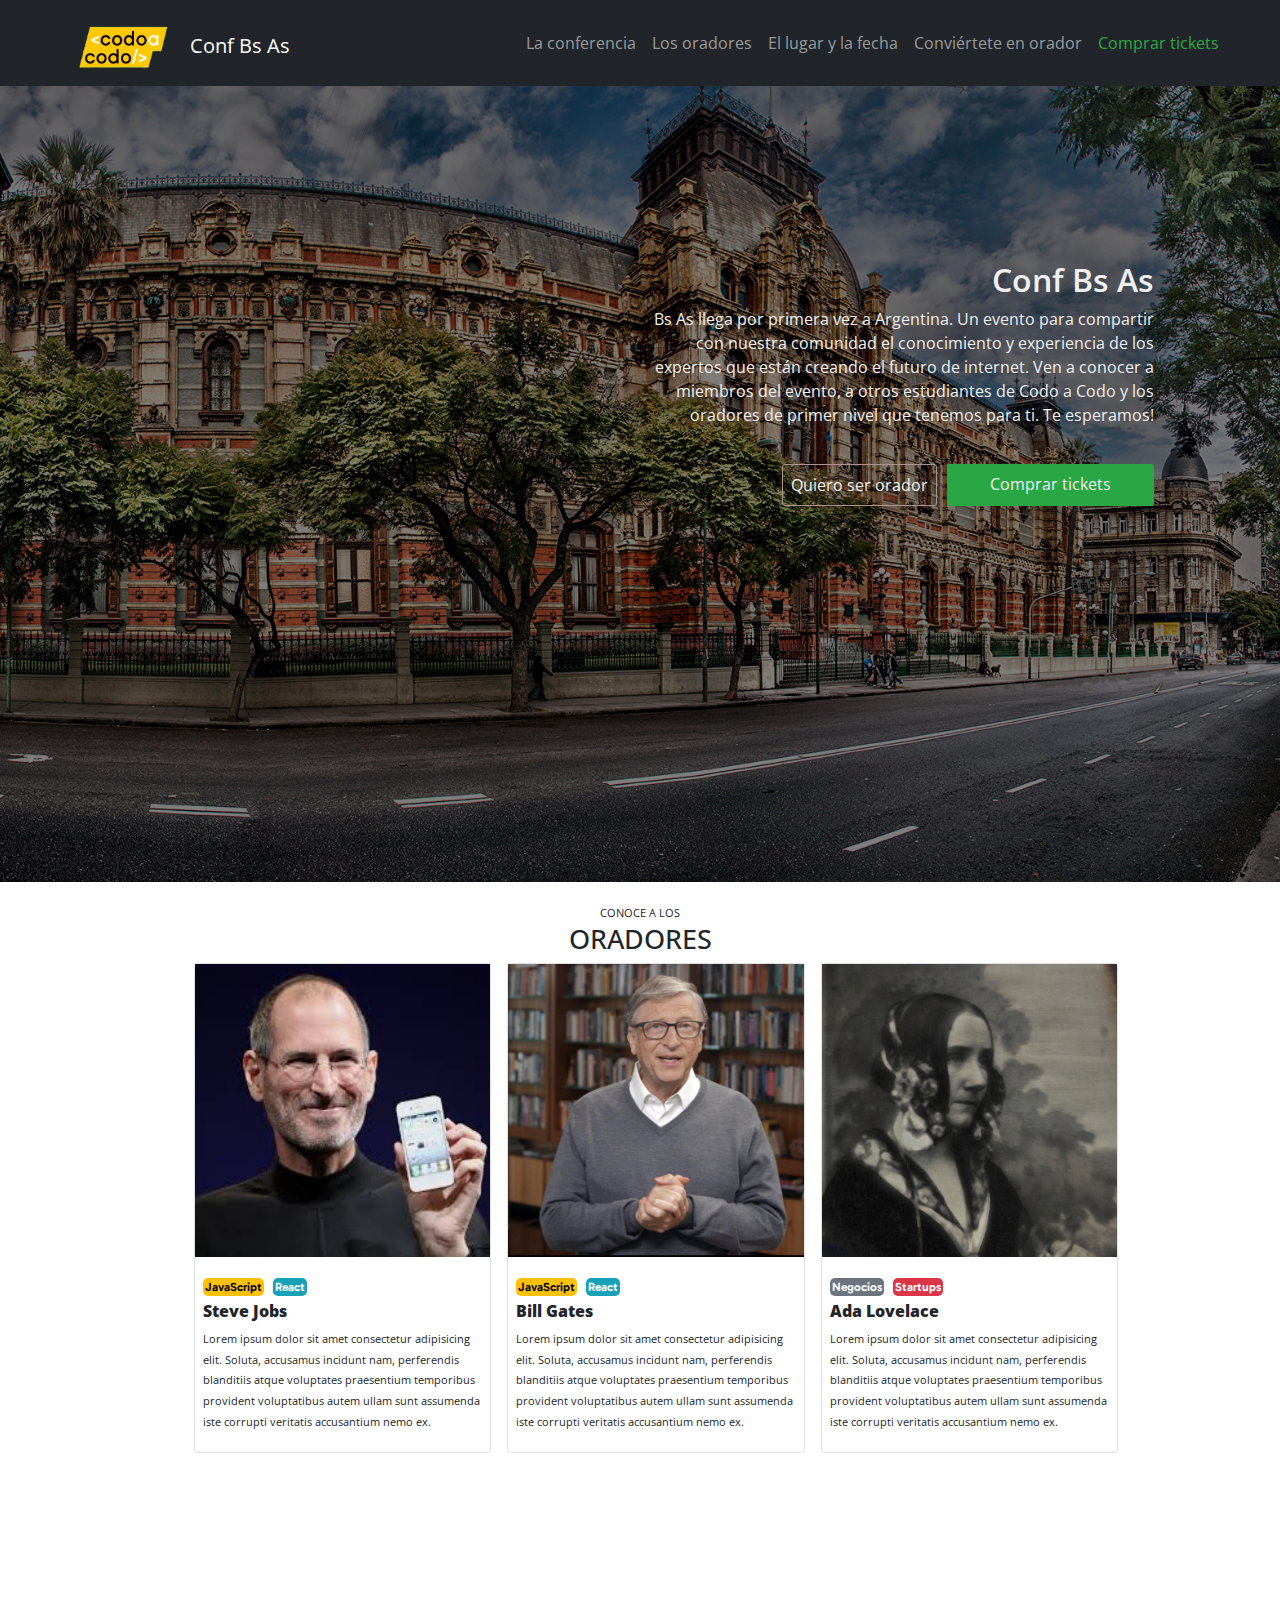
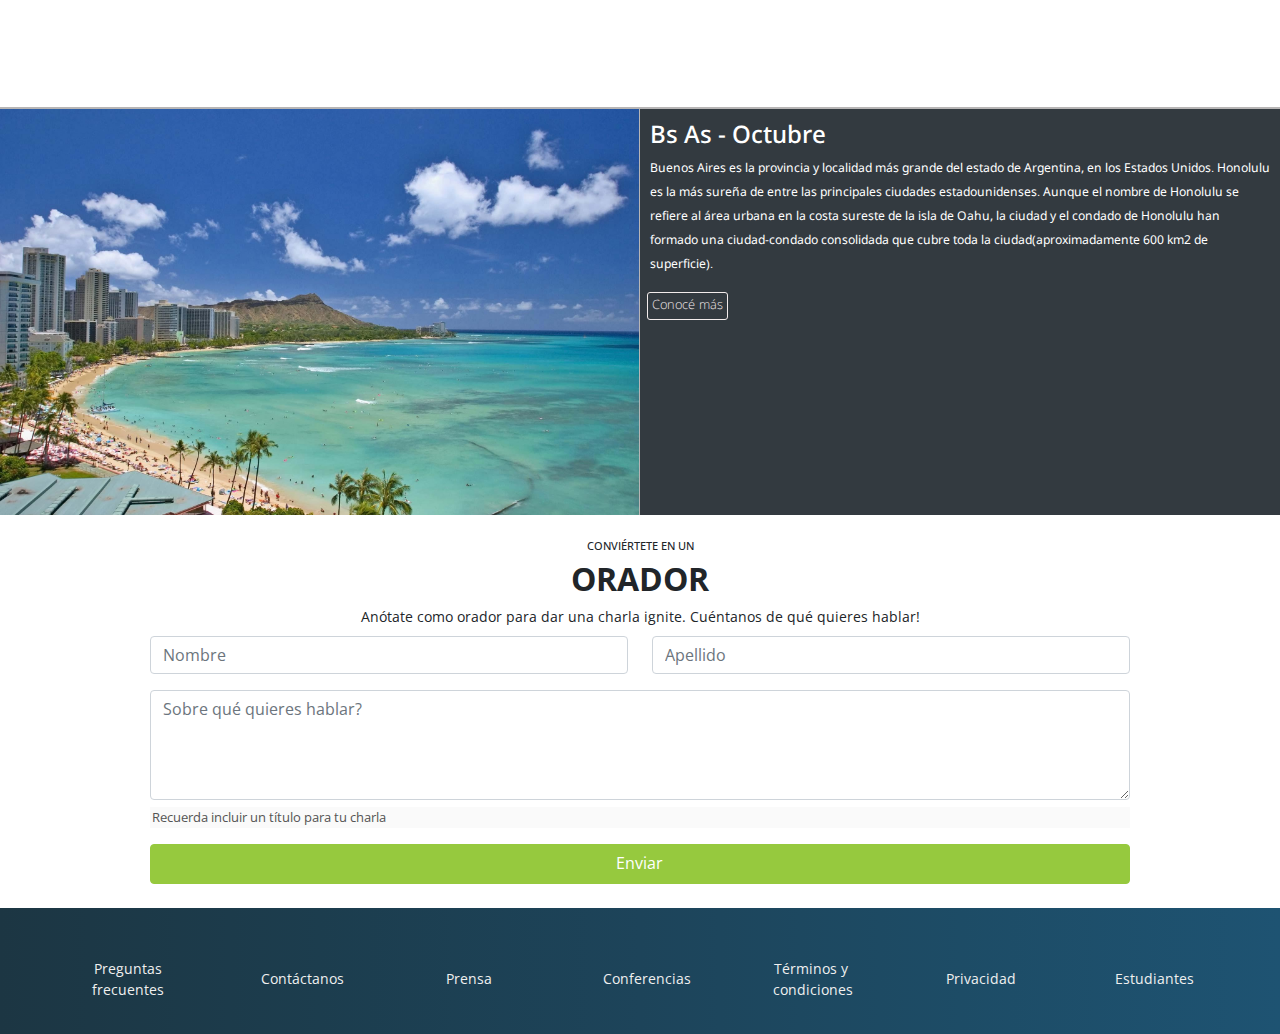
<file: index.html>
<!DOCTYPE html>
<html lang="es">

<head>
    <meta charset="UTF-8">
    <meta name="viewport" content="width=device-width, initial-scale=1.0">
    <title>Proyecto integrador Front | Constanza Rojas</title>
    <link rel="shortcut icon" href="favicon.ico" type="image/x-icon">
    <link rel="stylesheet" href="./css/bootstrap.min.css">
    <link rel="stylesheet" href="./css/estilos.css">
</head>

<body>
    <header class="fuente">
        <div class="container-fluid bg-image alturaContenedor position-relative">
            <div class="row filaConferencia h-100 justify-content-between align-items-center p-3 ">

                <div class="col-12 h-100 w-100 colorWhite textoConf">
                    <div class="contenedorTextoConf ">
                        <h1 class="tituloConf">Conf Bs As</h1>
                        <p class="parrafoConf">Bs As llega por primera vez a Argentina. Un evento para compartir con
                            nuestra comunidad el
                            conocimiento y experiencia de los expertos que están creando el futuro de internet. Ven a
                            conocer a
                            miembros del evento, a otros estudiantes de Codo a Codo y los oradores de primer nivel que
                            tenemos para
                            ti. Te esperamos!
                        </p>
                        <div class="divAnclas pt-3">
                            <div class="botonOrador ">
                                <a href="#formularioOrador" class="colorWhite anclaConferencia">Quiero ser orador</a>
                            </div>
                            <div class="botonTickets">
                                <a href="./pages/tickets.html" class="colorWhite anclaConferencia">Comprar tickets</a>
                            </div>
                        </div>
                    </div>
                </div>
            </div>
        </div>
        <div class="container-fluid position-absolute top-0 start-0 px-0">

            <nav class="contenedorNav navbar navbar-expand-lg navbar-dark bg-dark h-100 d-flex f justify-content-between ">
                <div class="container-fluid divContainerNav ">
                    <a class="navbar-brand tamañoLogo " href="#"> <img class=" tamañoLogo"
                            src="./assets/imagen/codoacodo.png" alt="">
                        Conf Bs As
                    </a>
                    <button class="navbar-toggler" type="button" data-bs-toggle="collapse"
                        data-bs-target="#navbarSupportedContent" aria-controls="navbarSupportedContent"
                        aria-expanded="false" aria-label="Toggle navigation">
                        <span class="navbar-toggler-icon"></span>
                    </button>
                    <div class="collapse navbar-collapse" id="navbarSupportedContent">
                        <ul class="navbar-nav me-auto mb-2 mb-lg-0 ml-0">
                            <li class="nav-item">
                                <a class="nav-link" href="#">La conferencia</a>
                            </li>
                            <li class="nav-item">
                                <a class="nav-link" href="#oradores">Los oradores</a>
                            </li>
                            <li class="nav-item">
                                <a class="nav-link" href="#lugarFecha">El lugar y la fecha</a>
                            </li>
                            <li class="nav-item">
                                <a class="nav-link" href="#formularioOrador">Conviértete en orador</a>
                            </li>
                            <li class="nav-item ">
                                <a class="nav-link itemComprarTickets" href="./pages/tickets.html#formularioTickets">Comprar tickets</a>
                            </li>
                            <ul class="dropdown-menu" aria-l abelledby="navbarDropdown">
                                <li><a class="dropdown-item" href="#">Action</a></li>
                                <li><a class="dropdown-item" href="#">Another action</a></li>
                                <li>
                                    <hr class="dropdown-divider">
                                </li>
                                <li><a class="dropdown-item" href="#">Something else here</a></li>
                            </ul>
                            </li>
                        </ul>
                    </div>
                </div>
            </nav>
        </div>
    </header>
    <main class="container-fluid  fuente">

        <section class=" sectionOradores mb-0 mt-4 " id="oradores">
            <h2 class="text-center">
                <div class="titSuperior  fw-normal">CONOCE A LOS</div>
                <div class="titInferior ">ORADORES</div>
            </h2>
            <div class="container containerOradores">
                <div class="row divFila">
                    <div class="col-md-4 border border rounded 2 columnaTarjeta">
                        <img src="./assets/imagen/steve.jpg" class="objet-fit-cover " alt="Steve Jobs" loading="lazy">
                        <div class="cuerpoTarjeta m-2  ">
                            <h4 class="colorAmarillo d-inline cuerpoTarjetaH4 ">JavaScript</h4>
                            <h4 class="colorCeleste d-inline cuerpoTarjetaH4">React</h4>
                            <h3 class="tituloNombre">Steve Jobs</h3>
                            <p class="parrafoTarjeta">Lorem ipsum dolor sit amet consectetur adipisicing elit. Soluta,
                                accusamus
                                incidunt nam, perferendis blanditiis atque voluptates praesentium temporibus provident
                                voluptatibus
                                autem ullam sunt assumenda iste corrupti veritatis accusantium nemo ex.</p>
                        </div>

                    </div>
                    <div class="col-md-4 border border rounded 2 columnaTarjeta">
                        <img src="./assets/imagen/bill.jpg" class="objet-fit-cover" alt="Bill Gates" loading="lazy">
                        <div class="cuerpoTarjeta m-2 ">
                            <h4 class="colorAmarillo d-inline cuerpoTarjetaH4">JavaScript</h4>
                            <h4 class="colorCeleste d-inline cuerpoTarjetaH4">React</h4>
                            <h3 class="tituloNombre">Bill Gates</h3>
                            <p class="parrafoTarjeta">Lorem ipsum dolor sit amet consectetur adipisicing elit. Soluta,
                                accusamus
                                incidunt nam, perferendis blanditiis atque voluptates praesentium temporibus provident
                                voluptatibus
                                autem ullam sunt assumenda iste corrupti veritatis accusantium nemo ex.</p>
                        </div>

                    </div>
                    <div class="col-md-4 border border rounded 2 columnaTarjeta">
                        <img src="./assets/imagen/ada.jpeg" class="objet-fit-cover" alt="Ada Lovelace" loading="lazy">
                        <div class="cuerpoTarjeta m-2 ">
                            <h4 class="colorGris d-inline cuerpoTarjetaH4">Negocios</h4>
                            <h4 class="colorRojo d-inline cuerpoTarjetaH4">Startups</h4>
                            <h3 class="tituloNombre">Ada Lovelace</h3>
                            <p class="parrafoTarjeta">Lorem ipsum dolor sit amet consectetur adipisicing elit. Soluta,
                                accusamus
                                incidunt nam, perferendis blanditiis atque voluptates praesentium temporibus provident
                                voluptatibus
                                autem ullam sunt assumenda iste corrupti veritatis accusantium nemo ex.</p>
                        </div>
                    </div>
                </div>
            </div>
        </section>


        <section class="h-80vh" id="lugarFecha">
            <div class="row h-100 lugarFecha">
                <div class="col-12 col-md-6 gx-0 columna1"><img src="./assets/imagen/honolulu.jpg" class="img-fluid"
                        alt=""></div>
                <div class="col-12 col-md-6 textoLugarFecha">
                    <h2 class="h2">Bs As - Octubre</h2>
                    <p class="p">Buenos Aires es la provincia y localidad más grande del estado de Argentina, en los
                        Estados Unidos.
                        Honolulu es la más sureña de entre las principales ciudades estadounidenses. Aunque el nombre de
                        Honolulu se refiere al área urbana en la costa sureste de la isla de Oahu, la ciudad y el
                        condado de
                        Honolulu han formado una ciudad-condado consolidada que cubre toda la ciudad(aproximadamente 600
                        km2 de
                        superficie).</p>
                    <div class="divAncla">
                        <a class="a" href="">Conocé más</a>
                    </div>
                </div>
            </div>
        </section>

        <section class="container tamañoContainer my-4" id="formularioOrador">
            <div>
                <div class="text-center">

                    <div class=" fw-normal tamañoInput">
                        <h2 class="tamañoFuente">CONVIÉRTETE EN UN</h2>
                    </div>
                    <h2 class="fs-2 fw-bold">ORADOR</h2>

                    <p class="tamañoFuenteParrafo">Anótate como orador para dar una charla ignite. Cuéntanos de qué
                        quieres
                        hablar!
                    </p>
                </div>
            </div>
            <form class="row  anchoFila form-control-md h-50" action="">

                <div class="col-12 col-md-6 mb-3">
                    <input class="form-control" type="text" id="name" name="name" placeholder="Nombre" required>
                </div>
                <div class="col-12 col-md-6 mb-3">
                    <input class="form-control" type="text" id="surname" name="surname" placeholder="Apellido" required>
                </div>
                </div>
                <div class="col-12 mb-1 ">
                    <textarea class="form-control" name="comentario" id="comentario" cols="30" rows="4"
                        placeholder="Sobre qué quieres hablar?" required></textarea>
                </div>
                <div>
                    <input class="estiloInput estiloInput" disabled readonly
                        value="Recuerda incluir un título para tu charla" type="text" name=""
                        placeholder="Recuerda incluir un título para tu charla">
                    <p class="text-center"></p>
                </div>
                <div class="">
                    <button class="btn colorBtnInput tamañoBtn" type="submit">Enviar</button>
                </div>
            </form>
        </section>
    </main>

    <script src="./js/bootstrap.bundle.min.js"></script>
    <footer class="bg-gradiente footer">
        <nav class="container-fluid fs-6  text-center containerNav  ">
            <ul class="ul row justify-content-center align-items-center ">
                <li class="col-4 col-md-1 text-center p-3  linkNavFooter"><a class="anclaDecoration colorWhite"
                        href="#inicio">Preguntas frecuentes</a></li>
                <li class="col-4 col-md-1 text-center p-3 linkNavFooter"><a class="anclaDecoration colorWhite"
                        href="#inicio">Contáctanos</a></li>
                <li class="col-4 col-md-1 text-center p-3 linkNavFooter"><a class="anclaDecoration colorWhite"
                        href="#inicio">Prensa</a></li>
                <li class="col-4 col-md-1 text-center p-3 linkNavFooter"><a class="anclaDecoration colorWhite"
                        href="#inicio">Conferencias</a></li>
                <li class="col-4 col-md-1 text-center p-3 linkNavFooter"><a class="anclaDecoration colorWhite"
                        href="#inicio">Términos y condiciones</a></li>
                <li class="col-4 col-md-1 text-center p-3 linkNavFooter"><a class="anclaDecoration colorWhite"
                        href="#inicio">Privacidad</a></li>
                <li class="col-4 col-md-1 text-center p-3 linkNavFooter"><a class="anclaDecoration colorWhite"
                        href="#inicio">Estudiantes</a></li>
            </ul>
        </nav>
    </footer>
</body>
</html>
</file>
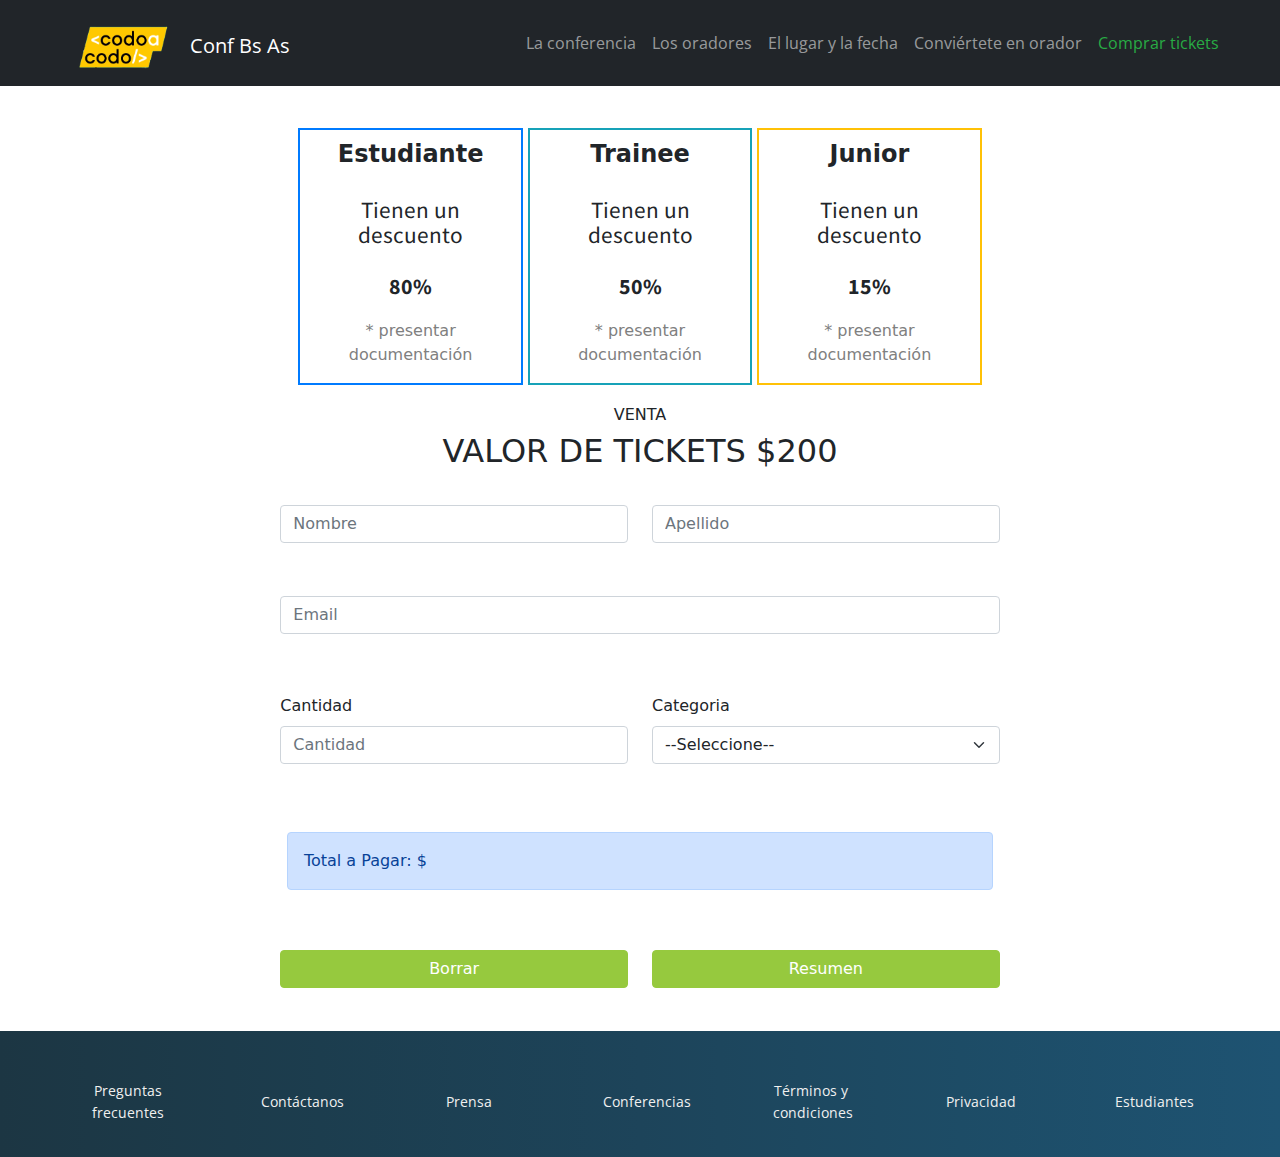
<file: pages/tickets.html>
<!DOCTYPE html>
<html lang="es">

<head>
    <meta charset="UTF-8">
    <meta name="viewport" content="width=device-width, initial-scale=1.0">
    <title>Tickets | Constanza Rojas</title>
    <!--favicon-->
    <link rel="shortcut icon" href="../favicon.ico" type="image/x-icon">
    <link rel="stylesheet" href="../css/bootstrap.min.css">
    <link rel="stylesheet" href="../css/estilos.css">
</head>

<body>

    <header class="fuente">

        <div class="position-relative">
            <div class="container-fluid position-absolute top-0 start-0 px-0">

                <nav
                    class="contenedorNav navbar navbar-expand-lg navbar-dark bg-dark h-100 d-flex f justify-content-between ">
                    <div class="container-fluid divContainerNav ">
                        <a class="navbar-brand tamañoLogo " href="../index.html"> <img class=" tamañoLogo"
                                src="../assets/imagen/codoacodo.png" alt="">
                            Conf Bs As
                        </a>
                        <!--
                        <p class="colorWhite">Conf Bs As</p>-->
                        <button class="navbar-toggler" type="button" data-bs-toggle="collapse"
                            data-bs-target="#navbarSupportedContent" aria-controls="navbarSupportedContent"
                            aria-expanded="false" aria-label="Toggle navigation">
                            <span class="navbar-toggler-icon"></span>
                        </button>
                        <div class="collapse navbar-collapse" id="navbarSupportedContent">
                            <ul class="navbar-nav me-auto mb-2 mb-lg-0 ml-0">
                                <!-- <li class="nav-item">
                                    <a class="nav-link active fs-5 " aria-current="page" href="#">Conf Bs As</a>
                                </li>-->
                                <li class="nav-item">
                                    <a class="nav-link" href="../index.html">La conferencia</a>
                                </li>
                                <li class="nav-item">
                                    <a class="nav-link" href="../index.html#oradores">Los oradores</a>
                                </li>
                                <li class="nav-item">
                                    <a class="nav-link" href="../index.html#lugarFecha">El lugar y la fecha</a>
                                </li>
                                <li class="nav-item">
                                    <a class="nav-link" href="../index.html#formularioOrador">Conviértete en orador</a>
                                </li>
                                <li class="nav-item ">
                                    <a class="nav-link itemComprarTickets" href="#comprarTickets">Comprar tickets</a>
                                </li>
                                <ul class="dropdown-menu" aria-l abelledby="navbarDropdown">
                                    <li><a class="dropdown-item" href="#">Action</a></li>
                                    <li><a class="dropdown-item" href="#">Another action</a></li>
                                    <li>
                                        <hr class="dropdown-divider">
                                    </li>
                                    <li><a class="dropdown-item" href="#">Something else here</a></li>
                                </ul>
                                </li>
                            </ul>
                        </div>
                    </div>
                </nav>
            </div>
        </div>
    </header>

    <main clase="container containerMain">
        <div class="contenedorTarjetas  ">
            <div class="row  filaTarjetas">
                <div class="col-12 col-md-4 columnasTarjetas tarjetaEstudiante ">
                    <h2 class="tarjetasH2">Estudiante</h2>
                    <h3 class="tarjetasH3">Tienen un descuento</h3>
                    <h3 class="tarjetasH3 tarjetasH3Descuento">80%</h3>
                    <p class="tarjetaP">* presentar documentación</p>
                </div>
                <div class="col-12 col-md-4 columnasTarjetas tarjetaTrainee">
                    <h2 class="tarjetasH2">Trainee</h2>
                    <h3 class="tarjetasH3">Tienen un descuento</h3>
                    <h3 class="tarjetasH3 tarjetasH3Descuento">50%</h3>
                    <p class="tarjetaP">* presentar documentación</p>
                </div>
                <div class="col-12 col-md-4 columnasTarjetas tarjetaJunior">
                    <h2 class="tarjetasH2">Junior</h2>
                    <h3 class="tarjetasH3">Tienen un descuento</h3>
                    <h3 class="tarjetasH3 tarjetasH3Descuento">15%</h3>
                    <p class="tarjetaP">* presentar documentación</p>
                </div>
            </div>
        </div>
        <div class="container containerTickets" id="comprarTickets">
            <div>
                <div class="text-center pt-1">
                    <div class=" fw-normal tamañoInput">
                        <h2 class="tamañoFuenteTicket">VENTA</h2>
                    </div>
                    <h2 class="fs-2 ">VALOR DE TICKETS $200</h2>
                </div>
            </div>
            <form class="row anchoFila form-control-md" id="formularioTickets" action="">
                <div class="col-12 col-md-6  tamañoInputForm ">
                    <input class="form-control " type="text" id="nombre" aria-label="nombre" placeholder="Nombre"
                        required>
                    <div id="mensajeErrorNombre" class="invalid-feedback">
                        <p>Por favor, ingrese su nombre!</p>
                    </div>
                </div>
                <div class="col-12 col-md-6  tamañoInputForm ">
                    <input class="form-control " type="text" id="apellido" aria-label="apellido" placeholder="Apellido"
                        required>
                    <div id="mensajeErrorApellido" class="invalid-feedback">
                        <p>Por favor, ingrese su nombre!</p>
                    </div>
                </div>
                <div class="col-12 mb-2">
                    <input class="form-control camposForm" type="email" id="mail" aria-label="email" placeholder="Email" required>
                    <div id="mensajeErrorEmail" class="invalid-feedback ">
                        <p>Por favor, ingrese su email!</p>
                    </div>
                </div>

                <div class="col-12 col-md-6 mb-2 divInputInf">
                    <label for="cantidadTickets" class="form-label">Cantidad</label>
                    <input class="form-control" type="number" id="cantidadTickets" aria-label="cantidad"
                        placeholder="Cantidad" min="1" required>
                    <div id="mensajeErrorCantidadTickets" class="invalid-feedback">
                        <p>Por favor, ingrese la cantidad de tickets!</p>
                    </div>
                </div>

                <div class="col-12 col-md-6 mb-2 divInputInf">
                    <label for="categoria" class="form-label">Categoria</label>
                    <select class="form-select h-0.5rem " id="categoria" aria-label="categoria">
                        <option value="" selected>--Seleccione--</option>
                        <option value="0">Sin categoria</option>
                        <option value="1">Estudiante</option>
                        <option value="2">Trainee</option>
                        <option value="3">Junior</option>
                    </select>
                    <div id="mensajeErrorCategoria" class=" divCategoriaForm invalid-feedback">
                        <p>Por favor, seleccione la categoria!</p>
                    </div>
                </div>

                <div class="alert alert-primary col-11 mt-2 mb-2 divSpanForm" role="alert">
                    Total a Pagar: $ <span id="totalPago"></span>

                </div>
                <div class="col-12 col-md-6 mb-3 pb-3">
                    <button class="btn colorBtnForm " type="reset" id="btnBorrar">Borrar</button>
                </div>

                <div class="col-12 col-md-6 mb-3 pb-3">
                    <button class="btn colorBtnForm" type="button" id="btnResumen">Resumen</button>
                </div>
            </form>
        </div>
    </main>
    <script src="../js/bootstrap.bundle.min.js"></script>
    <script src="../js/tickets.js"></script>
    <footer class="bg-gradiente footer">
        <nav class="container-fluid fs-6 text-center containerNav  ">
            <ul class="ul row justify-content-center align-items-center ">
                <li class="col-4 col-md-1 text-center p-3  linkNavFooter"><a class="anclaDecoration colorWhite"
                        href="#inicio">Preguntas frecuentes</a></li>
                <li class="col-4 col-md-1 text-center p-3 linkNavFooter"><a class="anclaDecoration colorWhite"
                        href="#inicio">Contáctanos</a></li>
                <li class="col-4 col-md-1 text-center p-3 linkNavFooter"><a class="anclaDecoration colorWhite"
                        href="#inicio">Prensa</a></li>
                <li class="col-4 col-md-1 text-center p-3 linkNavFooter"><a class="anclaDecoration colorWhite"
                        href="#inicio">Conferencias</a></li>
                <li class="col-4 col-md-1 text-center p-3 linkNavFooter"><a class="anclaDecoration colorWhite"
                        href="#inicio">Términos y condiciones</a></li>
                <li class="col-4 col-md-1 text-center p-3 linkNavFooter"><a class="anclaDecoration colorWhite"
                        href="#inicio">Privacidad</a></li>
                <li class="col-4 col-md-1 text-center p-3 linkNavFooter"><a class="anclaDecoration colorWhite"
                        href="#inicio">Estudiantes</a></li>
            </ul>
        </nav>
    </footer>

</body>

</html>
</file>
<file: css/estilos.css>
@import url('https://fonts.googleapis.com/css2?family=Gabarito:wght@600;700;800&family=Noto+Sans+Bengali&family=Noto+Sans+JP:wght@100;200;300;400&family=Noto+Sans+NKo+Unjoined:wght@400;500;600&family=Noto+Sans+Shavian&family=Noto+Sans+Syriac+Eastern:wght@100;200;400;500;600&family=Onest:wght@100&family=Open+Sans:wght@300;400;500;600&family=Poppins:wght@100&display=swap');

.bg-image {
    height: 100%;
    width: 100%;
    background-image: linear-gradient(to right, #00000080, #00000080), url(../assets/imagen/ba1.jpg);
    background-size: cover;
    background-repeat: no-repeat;
    background-position: center;
}
.tamañoLogo {
    height: 70px;
}
.anchoNav {
    width: 100vh;
}
.itemComprarTickets {
    color: rgb(40, 171, 68) !important;
}
.colorWhite {
    color: rgb(240, 240, 240);
}
.colorGrey {
    color: rgb(175, 174, 174);
}
.colorGreen {
    color: rgb(40, 171, 68);
}
.colorCeleste {
    background-color: rgb(23, 162, 184);
    color: white;
}
.colorAmarillo {
    background-color: rgb(254, 193, 7);
    color: black;
}
.colorGris {
    background-color: rgb(108, 117, 126);
    color: white;
}
.colorRojo {
    background-color: rgb(220, 53, 71);
    color: white;
}
.fuente {
    font-family: 'Open Sans', sans-serif;
}
.filaConferencia {
    text-align: center;
    height: 100%;
}
.textoConf {
    align-items: center;
    height: 100%;
    width: 100%;
}
.conferenciaTexto {
    justify-content: center;
    align-items: center;
    width: 100%;
    height: 100%;
    margin-right: 0;
}
.contenedorTextoConf {
    text-align: center;
    padding-top: 30%;
    width: 100%;
}
.alturaContenedor {
    height: 98vh;
}
.anclaConferencia {
    font-family: 'Open Sans', sans-serif;
    text-decoration: none;
}
.botonOrador {
    margin-top: 0.3rem;
    color: rgb(243, 236, 236);
    border: 1px solid rgb(173, 146, 146);
    border-radius: 3px;
    padding: 8px;
    margin-right: 10px;
}
.anclaDecoration {
    font-family: 'Open Sans', sans-serif;
    text-decoration: none;
}
.botonTickets {
    background-color: rgb(40, 167, 68);
    text-decoration: none;
    margin-top: 0.3rem;
    color: rgb(243, 236, 236);
    border-radius: 3px;
    padding: 8px;
    padding-bottom: 5px;
}
.divConferenciaTexto {
    height: 55vh;
    margin: 0 auto;
    margin-bottom: 5vh;
    position: absolute;
    top: 25%;
    text-align: center;
    justify-content: center;
    padding-right: 50px;
}
.contenedorOradores {
    text-align: center;
}
.columnaTarjeta {
    text-align: center;
    margin-bottom: 0.5rem;
}
.columnaTarjeta img {
    width: 100%;
    height: 60%;
    margin-bottom: 0.5rem;
}
.cuerpoTarjeta H3 {
    margin-top: 0.3rem;
}
.oradores h2 {
    font-family: 'Noto Sans Syriac Eastern', sans-serif;
    padding-top: 20px;
}
.titOradores {
    font-family: 'Noto Sans Syriac Eastern', sans-serif;
    font-size: 12px;
    font-weight: 500;
}
.cuerpoTarjetaH4 {
    font-family: 'Gabarito', sans-serif;
    font-size: 1rem;
    font-weight: 600;
    border-radius: 5px;
    margin-right: 5px;
    padding: 2px;
}
.tituloNombre {
    font-weight: 800;
    font-size: 2rem;
    text-align: center
}
.parrafoTarjeta {
    font-family: 'Open Sans', sans-serif;
    font-size: 1rem;
    line-height: 1.3rem;
}
.textoLugarFecha {
    padding-top: 15px;
    padding-bottom: 15px;
    padding-right: 10px;
    padding-left: 10px;
    background-color: rgb(51, 58, 64);
    color: white;
    font-family: 'Open Sans', sans-serif;
}
.divAncla{
    text-align: center;
}
.h2 {
    font-weight: 500;
    font-size: 2rem;
    margin-bottom: 0.3rem;
}
.p {
    font-weight: 400;
    font-size: 1rem;
    line-height: 1.5rem;
}
.a {
    font-weight: 200;
    font-size: 0.8rem;
    text-decoration: none;
    margin-top: 2rem;
    color: rgb(243, 236, 236);
    border: 1px solid rgb(243, 236, 236);
    border-radius: 3px;
    padding: 4px;
    
}
.footer {
    background-image: linear-gradient(to right, #1c3643, #1c3d4e, #1d445a, #1d4c66, #1e5372);

    margin-bottom: 0;
    padding-bottom: 0;
}
.bg-gradiente {
    background-image: linear-gradient(to right, #1c3643, #1c3d4e, #1d445a, #1d4c66, #1e5372);
}
.ul {
    height: 100%;
    list-style: none;
    font-family: 'Open Sans', sans-serif;
    color: white;
    margin-bottom: 0;
}
.estiloInput {
    border: 0;
    width: 100%;
    font-size: 0.8rem;
}
.linkDiv {
    text-align: center;
}
.btn-colorGreen {
    color: #fff;
    background-color: rgb(40, 171, 68);
    border-color: rgb(40, 171, 68);
}
.colorBtnInput {
    color: #fff;
    background-color: rgb(150, 201, 62);
    border-color: rgb(150, 201, 62);
    width: 100%;
}
.contenedorTarjetas {
    height: 100%;
    width: 100%;
    padding-top: 20%;   
    justify-content: center;
    align-items: center;
     
}
.filaTarjetas{
    padding: 1rem;
    width: 100%;
    flex-wrap: wrap;
    align-items: center;
    justify-content: center;
    text-align: center;
}
.columnasTarjetas {
    width:50%;
    margin: 1rem;
}
.tarjetaEstudiante{
    border: 2px solid rgb(0, 123, 255);
}
.tarjetaTrainee{
    border: 2px solid rgb(23, 162, 184);
}
.tarjetaJunior{
    border: 2px solid rgb(255, 193, 7);
}
.tarjetasH2,.tarjetasH3, .tarjetasP {
    font-size: 1.5rem;
    padding: 10px;
}
.tarjetasH2 {
    font-weight: 600;
}
.tarjetasH3 {
    font-family: 'Noto Sans JP', sans-serif;
    font-weight: 400;
    font-size: 1.3rem;
}
.tarjetasH3Descuento{
    font-weight: 800;
    font-size: 1.2rem;
    margin-bottom: 0.7rem;
}
.tarjetaP{
    color: gray;
   font-size: 1rem; 
}
.containerTickets{
    width: 50vh;
    justify-content: center;
    align-items: center;
    
}
.anchoFila {
    width: 100%;
    justify-content: center;
    align-items: center;
}
.tamañoInputForm{
  width: 100%;
  margin-bottom: 1rem;
}
.divCategoriaForm{
    text-align: center;
}
.colorBtnForm {
    color: #fff;
    background-color: rgb(150, 201, 62);
    border-color: rgb(150, 201, 62);
    width: 100%;
}
.bgFondo{
    background-color: rgb(204, 229, 255);
    padding-top: 1rem;
    padding-bottom: 1rem;
    color:rgb(23, 84, 142)
}
.divBloque{
    display: block;
}
.containerMain{
    width: 100%;
    align-items: center;
}

@media screen and (min-width: 768px) {
    .navbar-nav {
        margin-left: 22%;
    }
    .contenedorNav {
        padding-left: 4%;
    }
    .contenedorTextoConf {
        width: 42%;
        text-align: end;
        margin-left: 0;
        font-size: 1rem;
        margin-left: 50%;
        padding-top: 20%;
    }
    .tituloConf {
        font-size: 2rem;
        font-weight: 600;
    }
    .parrafoConf {
        font-size: 16px;
        line-height: 1.5rem;
        font-weight: 400;
    }
    .divAnclas {
        display: flex;
        flex-direction: row;
        justify-content: flex-end;
        margin-top: 10px;
    }
    .botonOrador {
        margin-top: 0.3rem;
        color: rgb(243, 236, 236);
        border: 1px solid rgb(173, 146, 146);
        border-radius: 3px;
        padding: 8px;
        margin-right: 10px;
    }
    .anclaConferencia {
        font-family: 'Open Sans', sans-serif;
        text-decoration: none;
    }
    .botonTickets {
        background-color: rgb(40, 167, 68);
        text-decoration: none;
        margin-top: 0.3rem;
        color: rgb(243, 236, 236);
        border-radius: 3px;
        padding: 8px;
        padding-bottom: 5px;
        width: 23vh;
        text-align: center;
    }
    .sectionOradores {
        height: 89vh;
    }
    .titSuperior {
        font-size: 0.7rem;
        padding-bottom: 0.2rem;
    }
    .titInferior {
        font-size: 1.7rem;
    }
    .containerOradores {
        display: flex;
        flex-direction: row;
        justify-content: center;
        margin-bottom: 1rem;
    }
    .divFila {
        width: 80%;
        column-gap: 1rem;
        flex-wrap: nowrap;
        height: 90%;
    }
    .columnaTarjeta {
        text-align: start;
        padding-left: 0;
        padding-right: 0;
    }
    .oradores h2 {
        font-family: 'Noto Sans Syriac Eastern', sans-serif;
        padding-top: 20px;
        text-align: start;
    }
    .titOradores {
        font-family: 'Noto Sans Syriac Eastern', sans-serif;
        font-size: 12px;
        font-weight: 500;
        text-align: start;
    }
    .cuerpoTarjeta {
        margin-top: 1rem;
    }
    .cuerpoTarjetaH4 {
        font-family: 'Gabarito', sans-serif;
        font-size: 12px;
        font-weight: 600;
        border-radius: 5px;
        margin-right: 5px;
        padding: 2px;
        text-align: start;
    }
    .tituloNombre {
        font-size: 1rem;
        font-weight: 800;
        text-align: start;
    }
    .parrafoTarjeta {
        font-family: 'Open Sans', sans-serif;
        font-size: 0.7rem;
        line-height: 1.3rem;
        text-align: start;
    }
    .columna1 {
        border-top: 2px solid rgb(183, 181, 181);
        border-right: 1px solid rgb(183, 181, 181);
    }
    .textoLugarFecha {
        font-family: 'Noto Sans Syriac Eastern', sans-serif;
        border-top: 2px solid rgb(183, 181, 181);
    }
    .h2 {
        font-weight: 500;
        font-size: 1.5rem;
        margin-bottom: 0.3rem;
    }
    .p {
        font-weight: 400;
        font-size: 0.76rem;
        line-height: 1.5rem;
    }
    .divAncla {
        position: relative;
        right: 44%;
    }
    .tamañoConteiner {
        height: 20vh;
    }
    .anchoFila {
        width: 60%;
        margin: 0 auto;
    }
    .tamañoFuente {
        font-size: 0.7rem;
    }
    .tamañoFuenteInput {
        font-size: 1px;
    }
    .tamañoFuenteParrafo {
        font-size: 0.9rem;
        margin-bottom: 0.5rem;
    }
    .tamañoBtn {
        width: 100%;
        height: 30px;
    }
    .estiloInput {
        width: 100%;
        border: 0;
        font-size: 0.8rem;
    }
    .colorBtnInput {
        padding-bottom: 2rem;
    }
    .footer {
        background-image: linear-gradient(to right, #1c3643, #1c3d4e, #1d445a, #1d4c66, #1e5372);
        height: 14vh;
        margin-bottom: 0;
        padding-bottom: 0;
    }
    .containerNav {
        display: flex;
        flex-direction: row;
        justify-content: center;
        align-items: center;
        list-style: none;
        height: 100%;
        padding-top: 1rem;
    }
    .ul {
        display: flex;
        flex-direction: row;
        justify-content: space-between;
        align-items: center;
        font-size: 0.9rem;
        padding: 0;
    }
    .linkNavFooter {
        text-align: center;
        margin-left: 2rem;
        margin-right: 2rem;
    }
    .contenedorTarjetas{
        padding-top: 6rem;
        width: 100%;
        height: 50%;
        align-items: center;
        justify-content: center;
    }
    .filaTarjetas{
        width: 100%;
        flex-wrap: nowrap;
        text-align: center;
        column-gap: 0.3rem;
        margin-top: 1rem;
        margin-left: 0 !important;
    }
    .columnasTarjetas{
        width: 18%;
        margin: 0;
    }
    .containerTickets{
        height: 70vh;
        width: 850px;
        align-items: center;
        justify-content: center;
    }
    .anchoFila{
        height: 90%;
        width: 80%;
        width: 100vh;
        width: 90%;
        align-items: center;
    }
    .tamañoFuenteTicket{
        font-size: 1rem;
        font-weight: 400;
    }

    .divSpanForm {
        width: 95%;
    }
    .tamañoInputForm {
        width: 50%;
       align-items: center;
       justify-content: center;
       margin-bottom: 1px;
    }
    .divInputInf{
        margin-bottom: 0;
    }
    .colorBtnForm {
        color: #fff;
        background-color: rgb(150, 201, 62);
        border-color: rgb(150, 201, 62);
        width: 100%;
    }

}
</file>
